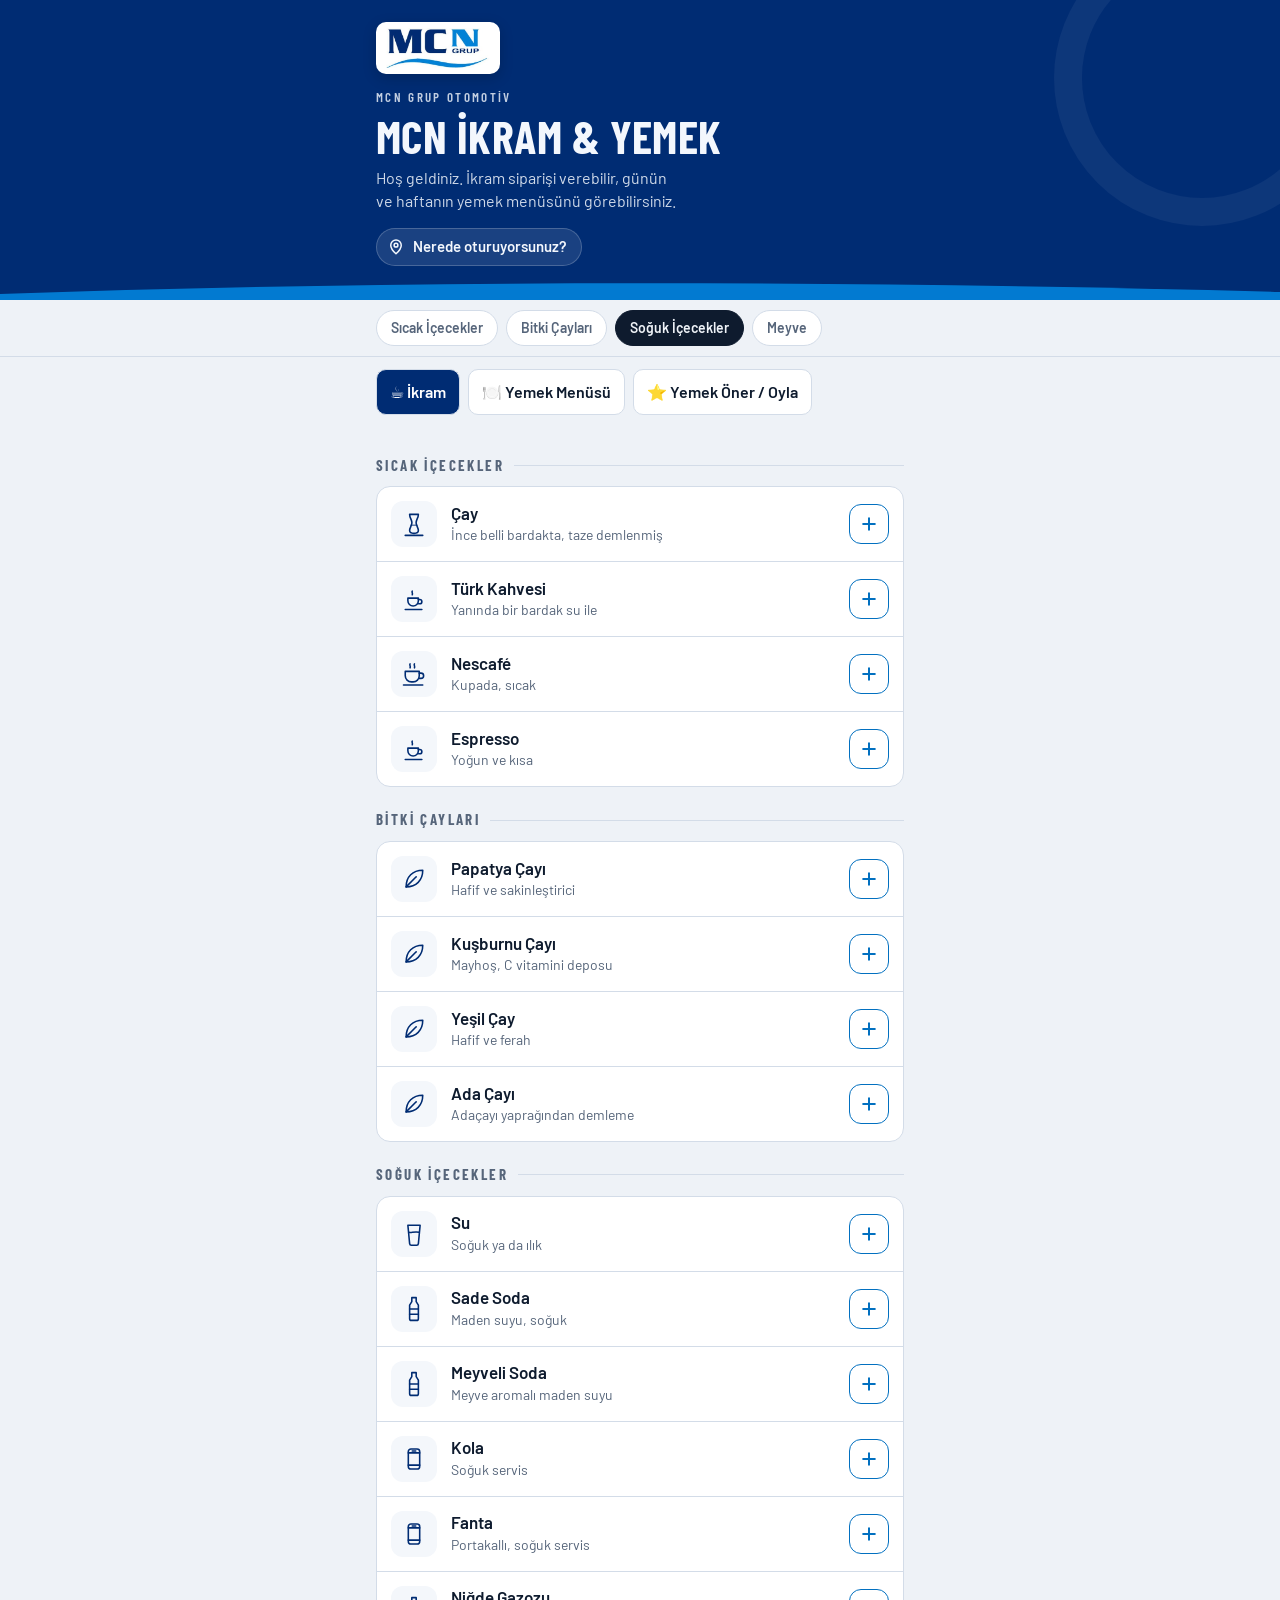
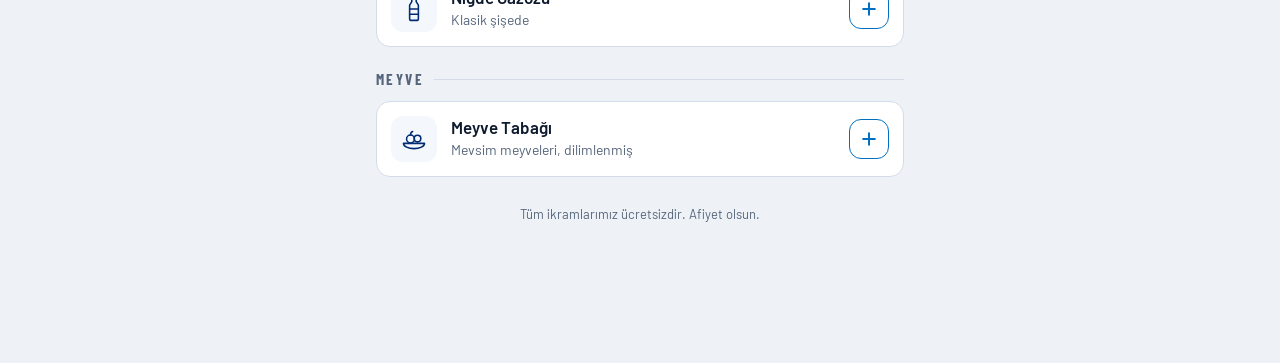
<file: index.html>
<!DOCTYPE html>
<html lang="tr">
<head>
<meta charset="utf-8">
<meta name="viewport" content="width=device-width, initial-scale=1, viewport-fit=cover">
<meta name="theme-color" content="#002C73">
<meta name="robots" content="noindex">
<title>MCN İkram Menüsü</title>
<link rel="icon" href="data:image/svg+xml,%3Csvg xmlns='http://www.w3.org/2000/svg' viewBox='0 0 32 32'%3E%3Crect width='32' height='32' rx='8' fill='%23002C73'/%3E%3Cpath d='M11 6h10c0 4-2.6 6.2-2.6 9.6S21 21 21 24c0 1.8-2.2 3-5 3s-5-1.2-5-3c0-3 2.6-5 2.6-8.4S11 10 11 6z' fill='none' stroke='%236BC1F5' stroke-width='2'/%3E%3C/svg%3E">
<link rel="preconnect" href="https://fonts.googleapis.com">
<link rel="preconnect" href="https://fonts.gstatic.com" crossorigin>
<link rel="stylesheet" href="https://fonts.googleapis.com/css2?family=Barlow+Condensed:wght@500;600;700&family=Barlow:wght@400;500;600;700&display=swap">
<style>
:root{
  --bg:#EEF2F7; --surface:#FFFFFF; --surface-2:#F4F7FB; --ink:#0E1B2E; --muted:#56657A; --line:#D3DCE8;
  --accent:#0270C0; --accent-ink:#FFFFFF; --accent-soft:#E1EFFA; --brand:#002C73; --brand-ink:#F3F7FD; --icon:#002C73; --wave:#037FD7;
  --ok:#2C7A4B; --ok-soft:#DDEFE3; --warn:#9A6A10; --warn-soft:#F6EBCF; --bad:#B3261E; --shadow:0 10px 30px rgba(0,44,115,.18);
  --display:"Barlow Condensed","Arial Narrow",Arial,sans-serif; --body:"Barlow",system-ui,-apple-system,"Segoe UI",Roboto,sans-serif;
  color-scheme:light;
}
@media (prefers-color-scheme:dark){ :root:not([data-theme="light"]){
  --bg:#0A1220; --surface:#111C2E; --surface-2:#17243A; --ink:#E6ECF5; --muted:#93A2B8; --line:#243349;
  --accent:#4AA8F0; --accent-ink:#04121F; --accent-soft:#0F2C47; --brand:#0B2552; --brand-ink:#E6EEF9; --icon:#4AA8F0; --wave:#4AA8F0;
  --ok:#6CC08C; --ok-soft:#173226; --warn:#E0B458; --warn-soft:#352A12; --bad:#F2867E; --shadow:0 10px 30px rgba(0,0,0,.45); color-scheme:dark;}}
:root[data-theme="dark"]{
  --bg:#0A1220; --surface:#111C2E; --surface-2:#17243A; --ink:#E6ECF5; --muted:#93A2B8; --line:#243349;
  --accent:#4AA8F0; --accent-ink:#04121F; --accent-soft:#0F2C47; --brand:#0B2552; --brand-ink:#E6EEF9; --icon:#4AA8F0; --wave:#4AA8F0;
  --ok:#6CC08C; --ok-soft:#173226; --warn:#E0B458; --warn-soft:#352A12; --bad:#F2867E; --shadow:0 10px 30px rgba(0,0,0,.45); color-scheme:dark;}

*{box-sizing:border-box}
html,body{margin:0}
body{background:var(--bg);color:var(--ink);font-family:var(--body);font-size:16px;line-height:1.45;-webkit-tap-highlight-color:transparent;
  padding-top:env(safe-area-inset-top,0px)}
button{font:inherit;color:inherit;cursor:pointer}
button:focus-visible,input:focus-visible,select:focus-visible,textarea:focus-visible{outline:3px solid var(--accent);outline-offset:2px}
[hidden]{display:none!important}
.wrap{max-width:560px;margin:0 auto;padding-inline:16px}

/* ---------- Başlık ---------- */
.hero{background:var(--brand);color:var(--brand-ink);padding-block:22px 34px;position:relative;overflow:hidden}
.hero::before{content:"";position:absolute;right:-70px;top:-70px;width:240px;height:240px;border-radius:50%;border:28px solid rgba(255,255,255,.05)}
.hero::after{content:"";position:absolute;left:0;right:0;bottom:0;height:18px;background:var(--wave);-webkit-mask:url("data:image/svg+xml,%3Csvg xmlns='http://www.w3.org/2000/svg' viewBox='0 0 400 18' preserveAspectRatio='none'%3E%3Cpath d='M0 18V12C120 -2 260 -2 400 10V18Z'/%3E%3C/svg%3E") center/100% 100% no-repeat;mask:url("data:image/svg+xml,%3Csvg xmlns='http://www.w3.org/2000/svg' viewBox='0 0 400 18' preserveAspectRatio='none'%3E%3Cpath d='M0 18V12C120 -2 260 -2 400 10V18Z'/%3E%3C/svg%3E") center/100% 100% no-repeat;opacity:.95}
.hero .wrap{position:relative}
.logo{height:52px;width:auto;max-width:70%;display:block;margin-bottom:14px;background:#fff;padding:6px 10px;border-radius:10px;box-shadow:0 4px 14px rgba(0,0,0,.18)}
.eyebrow{font-family:var(--display);font-weight:600;letter-spacing:.18em;font-size:13px;text-transform:uppercase;opacity:.8}
.hero h1{font-family:var(--display);font-weight:700;font-size:46px;line-height:.98;margin:6px 0 8px;text-transform:uppercase;letter-spacing:.01em;text-wrap:balance}
.hero p{margin:0;opacity:.85;max-width:34ch}
.place-chip{margin-top:16px;display:inline-flex;align-items:center;gap:8px;background:rgba(255,255,255,.1);border:1px solid rgba(255,255,255,.2);
  color:inherit;border-radius:999px;padding:7px 14px 7px 10px;font-weight:600;font-size:15px}
.place-chip svg{width:18px;height:18px}
.place-chip small{font-weight:500;opacity:.7;margin-left:2px}

/* ---------- Kategori çubuğu ---------- */
.cats{position:sticky;top:env(safe-area-inset-top,0px);z-index:5;background:var(--bg);border-bottom:1px solid var(--line)}
.cats .wrap{display:flex;gap:8px;overflow-x:auto;padding-block:10px;scrollbar-width:none}
.cats .wrap::-webkit-scrollbar{display:none}
.cat{flex:none;border:1px solid var(--line);background:var(--surface);border-radius:999px;padding:7px 14px;font-weight:600;font-size:14px;color:var(--muted)}
.cat.on{background:var(--ink);color:var(--bg);border-color:var(--ink)}

/* ---------- Menü ---------- */
main{padding-block:6px 140px}
section.group{padding-top:22px;scroll-margin-top:64px}
.group h2{font-family:var(--display);font-weight:700;font-size:15px;letter-spacing:.16em;text-transform:uppercase;color:var(--muted);margin:0 0 10px;display:flex;align-items:center;gap:10px}
.group h2::after{content:"";flex:1;height:1px;background:var(--line)}
.list{background:var(--surface);border:1px solid var(--line);border-radius:14px;overflow:hidden}
.item{display:grid;grid-template-columns:46px 1fr auto;gap:14px;align-items:center;padding:14px;border:0;background:none;width:100%;text-align:left}
.item + .item{border-top:1px solid var(--line)}
.item:hover{background:var(--surface-2)}
.item:disabled{cursor:default;background:none}
.item:disabled .ico,.item:disabled .name{opacity:.45}
.ico{width:46px;height:46px;border-radius:12px;background:var(--surface-2);display:grid;place-items:center;color:var(--icon)}
.ico svg{width:28px;height:28px}
.name{font-weight:600;font-size:17px;line-height:1.2}
.desc{color:var(--muted);font-size:14px;margin-top:2px}
.soldout{font-size:12px;font-weight:700;letter-spacing:.08em;text-transform:uppercase;color:var(--muted);border:1px solid var(--line);border-radius:6px;padding:3px 7px}
.add{width:40px;height:40px;border-radius:12px;border:1.5px solid var(--accent);color:var(--accent);display:grid;place-items:center;position:relative}
.add svg{width:20px;height:20px}
.add .n{position:absolute;top:-8px;right:-8px;min-width:22px;height:22px;border-radius:11px;background:var(--ink);color:var(--bg);font-size:12px;font-weight:700;display:grid;place-items:center;padding:0 6px;font-variant-numeric:tabular-nums}
.item.in .add{background:var(--accent);color:var(--accent-ink)}
.foot{color:var(--muted);font-size:13px;text-align:center;padding-top:28px}

/* ---------- Alt sepet çubuğu ---------- */
.bar{position:fixed;left:0;right:0;bottom:0;z-index:10;padding:12px 16px calc(12px + env(safe-area-inset-bottom,0px));
  background:linear-gradient(to top,var(--bg) 70%,transparent)}
.bar button{max-width:528px;margin:0 auto;display:flex;width:100%;align-items:center;justify-content:space-between;gap:12px;border:0;border-radius:14px;
  background:var(--accent);color:var(--accent-ink);padding:16px 18px;font-weight:600;font-size:17px;box-shadow:var(--shadow)}
.bar .cnt{font-family:var(--display);font-size:20px;font-variant-numeric:tabular-nums}

/* ---------- Alt sayfa ---------- */
.scrim{position:fixed;inset:0;background:rgba(8,14,18,.5);z-index:20;display:flex;align-items:flex-end;justify-content:center}
.sheet{background:var(--surface);width:100%;max-width:560px;max-height:92%;overflow:auto;border-radius:20px 20px 0 0;
  padding:10px 20px calc(20px + env(safe-area-inset-bottom,0px));animation:up .22s ease-out}
@keyframes up{from{transform:translateY(24px)}to{transform:none}}
@media (prefers-reduced-motion:reduce){.sheet{animation:none}}
.grab{width:40px;height:4px;border-radius:2px;background:var(--line);margin:0 auto 14px}
.sheet h3{font-family:var(--display);font-weight:700;font-size:30px;text-transform:uppercase;margin:0;line-height:1.05}
.sheet .sub{color:var(--muted);margin:4px 0 18px}
.lbl,label.f{display:block;font-size:12px;font-weight:600;letter-spacing:.1em;text-transform:uppercase;color:var(--muted);margin-bottom:8px}
label.f{margin:14px 0 6px}
.opt{margin-bottom:16px}
.chips{display:flex;flex-wrap:wrap;gap:8px}
.chip{border:1.5px solid var(--line);background:var(--surface-2);border-radius:10px;padding:9px 14px;font-weight:500}
.chip[aria-pressed="true"]{border-color:var(--accent);background:var(--accent-soft);font-weight:600}
.row{display:flex;align-items:center;justify-content:space-between;gap:12px}
.step{display:flex;align-items:center;gap:4px;background:var(--surface-2);border:1px solid var(--line);border-radius:12px;padding:3px}
.step button{width:38px;height:38px;border:0;background:none;border-radius:9px;font-size:22px;line-height:1}
.step button:hover{background:var(--line)}
.step span{min-width:26px;text-align:center;font-weight:700;font-variant-numeric:tabular-nums}
.primary{width:100%;border:0;border-radius:14px;background:var(--accent);color:var(--accent-ink);padding:16px;font-weight:600;font-size:17px;margin-top:18px}
.primary:disabled{opacity:.55;cursor:default}
.ghost{width:100%;border:0;background:none;color:var(--muted);padding:12px;font-weight:500}
.lines{border-top:1px solid var(--line);margin-bottom:6px}
.line{display:flex;align-items:center;justify-content:space-between;gap:12px;padding:12px 0;border-bottom:1px solid var(--line)}
.line .t{font-weight:600}
.line .o{color:var(--muted);font-size:14px}
.in{width:100%;border:1.5px solid var(--line);background:var(--surface-2);color:var(--ink);border-radius:12px;padding:12px 14px;font:inherit;font-size:16px}
textarea.in{resize:vertical;min-height:64px}
.err{color:var(--bad);font-size:14px;margin-top:10px;font-weight:500}
.done{text-align:center;padding:18px 0 4px}
.done .ok{width:72px;height:72px;border-radius:50%;background:var(--ok-soft);color:var(--ok);display:grid;place-items:center;margin:0 auto 14px}
.done .ok svg{width:36px;height:36px}
.done p{color:var(--muted);margin:6px auto 0;max-width:32ch}
.note-demo{font-size:13px;color:var(--warn);background:var(--warn-soft);border-radius:10px;padding:8px 12px;margin-top:14px}

/* ================= SİPARİŞ EKRANI ================= */
.ops{min-height:100vh;padding-bottom:40px}
.opsbar{position:sticky;top:env(safe-area-inset-top,0px);z-index:5;background:var(--brand);color:var(--brand-ink)}
.opsbar .wrap{max-width:960px;display:flex;align-items:center;justify-content:space-between;gap:12px;padding-block:14px;flex-wrap:wrap}
.opsbar h1{font-family:var(--display);font-weight:700;text-transform:uppercase;font-size:26px;margin:0;line-height:1}
.opsbar .e{font-family:var(--display);letter-spacing:.16em;font-size:12px;opacity:.75;text-transform:uppercase}
.conn{display:inline-flex;align-items:center;gap:6px;font-size:13px;opacity:.9}
.dot{width:9px;height:9px;border-radius:50%;background:#999}
.dot.live{background:#57D08A;box-shadow:0 0 0 4px rgba(87,208,138,.2)}
.dot.wait{background:#E0B458}
.tools{display:flex;gap:10px;align-items:center;flex-wrap:wrap}
.pill-btn{border:1px solid rgba(255,255,255,.25);background:rgba(255,255,255,.08);color:inherit;border-radius:999px;padding:7px 14px;font-weight:600;font-size:14px}
.pill-btn.on{background:var(--accent);border-color:var(--accent);color:var(--accent-ink)}
.soundwarn{background:var(--warn-soft);color:var(--ink);border-radius:12px;padding:12px 14px;margin-top:14px;display:flex;gap:12px;align-items:center;justify-content:space-between;flex-wrap:wrap}
.soundwarn button{border:0;background:var(--accent);color:var(--accent-ink);border-radius:10px;padding:9px 14px;font-weight:600}
.tabs{display:flex;gap:8px;padding-block:14px;flex-wrap:wrap}
.tab{border:1px solid var(--line);background:var(--surface);border-radius:999px;padding:8px 16px;font-weight:600;color:var(--muted)}
.tab.on{background:var(--ink);color:var(--bg);border-color:var(--ink)}
.tab b{font-variant-numeric:tabular-nums}
.grid{display:grid;grid-template-columns:repeat(auto-fill,minmax(270px,1fr));gap:12px}
.card{background:var(--surface);border:1px solid var(--line);border-radius:14px;padding:14px 16px;display:flex;flex-direction:column;gap:10px;border-top:5px solid var(--accent)}
.card.prep{border-top-color:var(--warn)}
.card.served{border-top-color:var(--ok);opacity:.8}
.card.fresh{animation:pulse 1.2s ease-out 3}
@keyframes pulse{0%{box-shadow:0 0 0 0 rgba(3,127,215,.5)}100%{box-shadow:0 0 0 16px rgba(3,127,215,0)}}
@media (prefers-reduced-motion:reduce){.card.fresh{animation:none}}
.card .top{display:flex;justify-content:space-between;align-items:baseline;gap:10px}
.card .where{font-family:var(--display);font-weight:700;font-size:24px;line-height:1.05;text-transform:uppercase}
.card .who{color:var(--muted);font-size:14px}
.card .time{font-variant-numeric:tabular-nums;font-weight:700;white-space:nowrap;text-align:right}
.card .ago{display:block;font-size:12px;color:var(--muted);font-weight:500}
.card ul{margin:0;padding:0;list-style:none;display:grid;gap:4px}
.card li{font-size:17px}
.card li b{font-family:var(--display);font-size:20px;margin-right:4px;font-variant-numeric:tabular-nums}
.card .memo{background:var(--warn-soft);border-radius:8px;padding:8px 10px;font-size:14px}
.card .acts{display:flex;gap:8px;margin-top:auto}
.card .acts button{flex:1;white-space:nowrap;border-radius:10px;padding:11px;font-weight:600;border:1.5px solid var(--line);background:var(--surface-2)}
.card .acts .go{background:var(--accent);border-color:var(--accent);color:var(--accent-ink)}
.card .acts .fin{background:var(--ok);border-color:var(--ok);color:#fff}
.state{font-size:12px;font-weight:700;letter-spacing:.08em;text-transform:uppercase;border-radius:6px;padding:3px 8px;align-self:flex-start}
.state.new{background:var(--accent-soft);color:var(--accent)}
.state.prep{background:var(--warn-soft);color:var(--warn)}
.state.served{background:var(--ok-soft);color:var(--ok)}
.empty{grid-column:1/-1;text-align:center;color:var(--muted);padding:60px 16px;border:1.5px dashed var(--line);border-radius:14px}
.empty strong{display:block;font-family:var(--display);font-size:24px;text-transform:uppercase;color:var(--ink);margin-bottom:4px}
.fatal{max-width:480px;margin:60px auto;padding:20px;border:1px solid var(--line);border-radius:14px;background:var(--surface)}
</style>
<link rel="stylesheet" href="yemek-ek.css">
</head>
<body>

<!-- ========================== MENÜ (MİSAFİR) ========================== -->
<div id="menuView">
  <header class="hero">
    <div class="wrap">
      <img class="logo" id="logo" alt="" hidden>
      <div class="eyebrow" id="firma"></div>
      <h1 id="baslik"></h1>
      <p id="karsilama"></p>
      <button class="place-chip" id="placeChip" type="button">
        <svg viewBox="0 0 24 24" fill="none" stroke="currentColor" stroke-width="2" stroke-linecap="round" stroke-linejoin="round"><path d="M12 21s-7-6.2-7-11.5A7 7 0 0 1 19 9.5C19 14.8 12 21 12 21z"/><circle cx="12" cy="9.5" r="2.5"/></svg>
        <span id="placeLabel">Nerede oturuyorsunuz?</span>
      </button>
    </div>
  </header>
  <nav class="cats" aria-label="Kategoriler"><div class="wrap" id="cats"></div></nav>
  <div class="wrap"><div class="foodnav"><button id="showDrink" class="on">☕ İkram</button><button id="showFood">🍽️ Yemek Menüsü</button><button id="showVote">⭐ Yemek Öner / Oyla</button></div></div>
  <div class="wrap" id="foodView" hidden></div>
  <div class="wrap" id="voteView" hidden></div>
  <main class="wrap" id="menu"></main>
  <div class="bar" id="bar" hidden>
    <button type="button" id="openCart"><span>Siparişi gözden geçir</span><span class="cnt" id="barCount">0</span></button>
  </div>
</div>

<!-- ========================== SİPARİŞ EKRANI (PERSONEL) ========================== -->
<div id="opsView" class="ops" hidden>
  <div class="opsbar">
    <div class="wrap">
      <div><div class="e" id="opsFirma"></div><h1>Sipariş Ekranı</h1></div>
      <div class="tools"><button class="pill-btn" id="kitchenBtn" type="button">Mutfak / Menü</button>
        <span class="conn"><span class="dot wait" id="dot"></span><span id="connTxt">Bağlanıyor</span></span>
        <button class="pill-btn" id="soundBtn" type="button">Sesi aç</button>
      </div>
    </div>
  </div>
  <div class="wrap" style="max-width:960px">
    <div id="kitchenPanel" hidden></div>
    <div class="soundwarn" id="soundWarn"><span>Yeni siparişte zil çalması için sesi bir kez açın.</span><button type="button" id="soundBtn2">Sesi aç</button></div>
    <div class="tabs">
      <button class="tab on" data-tab="open" type="button">Bekleyen <b id="nOpen">0</b></button>
      <button class="tab" data-tab="served" type="button">Teslim edilen <b id="nServed">0</b></button>
    </div>
    <div class="grid" id="orders"></div>
  </div>
</div>

<div class="scrim" id="scrim" hidden><div class="sheet" id="sheet" role="dialog" aria-modal="true"></div></div>

<script src="ayarlar.js"></script>
<script src="yemek-verisi.js"></script>
<script>
(function(){
const C = window.IKRAM;
if(!C){ document.body.innerHTML = '<div class="fatal"><strong>Menü ayarları okunamadı.</strong><p>ayarlar.js dosyası bu sayfayla aynı klasörde olmalı. Son yaptığınız değişiklikte bir virgül ya da tırnak eksik kalmış olabilir.</p></div>'; return; }

/* ---------- İkonlar ---------- */
const S = 'fill="none" stroke="currentColor" stroke-width="1.8" stroke-linecap="round" stroke-linejoin="round"';
const ICON = {
  cay:     `<svg viewBox="0 0 32 32" ${S}><path d="M11 5h10c0 4-2.6 6.2-2.6 9.6S21 20 21 23.5c0 1.8-2.2 3.2-5 3.2s-5-1.4-5-3.2c0-3.5 2.6-5.5 2.6-8.9S11 9 11 5z"/><path d="M12.6 17.5h6.8" opacity=".6"/><path d="M6 29h20"/></svg>`,
  kahve:   `<svg viewBox="0 0 32 32" ${S}><path d="M6 13h16v5a7 7 0 0 1-7 7h-2a7 7 0 0 1-7-7z"/><path d="M22 15h2a3 3 0 0 1 0 6h-2"/><path d="M4 28.5h22"/><path d="M11.5 4.5c-1 1.5 1 2.5 0 4.5M16.5 4.5c-1 1.5 1 2.5 0 4.5"/></svg>`,
  fincan:  `<svg viewBox="0 0 32 32" ${S}><path d="M9 15h12v3a6 6 0 0 1-6 6 6 6 0 0 1-6-6z"/><path d="M21 16.5h1.5a2.5 2.5 0 0 1 0 5H21"/><path d="M6 28h19"/><path d="M14 7c-1 1.4 1 2.4 0 4.2"/></svg>`,
  bitki:   `<svg viewBox="0 0 32 32" ${S}><path d="M7 25C7 13.5 14.5 6 26 6c0 11.5-7.5 19-19 19z"/><path d="M7 25 18.5 13.5"/></svg>`,
  sise:    `<svg viewBox="0 0 32 32" ${S}><path d="M13.5 3h5v4.5l2.5 4V27a2 2 0 0 1-2 2h-6a2 2 0 0 1-2-2V11.5l2.5-4z"/><path d="M11 16h10M11 22h10"/></svg>`,
  kutu:    `<svg viewBox="0 0 32 32" ${S}><rect x="9.5" y="4.5" width="13" height="23" rx="3"/><path d="M9.5 9h13M9.5 23h13"/><path d="M14 6.8h4"/></svg>`,
  su:      `<svg viewBox="0 0 32 32" ${S}><path d="M9 6h14l-2 21a2 2 0 0 1-2 1.8h-6A2 2 0 0 1 11 27z"/><path d="M10.2 14c2.5 1.2 5.3-1.2 11.6 0"/></svg>`,
  meyve:   `<svg viewBox="0 0 32 32" ${S}><circle cx="12" cy="16" r="4.5"/><circle cx="20" cy="15.5" r="3.8"/><path d="M12 11.5c0-2 1-3.5 2.5-4"/><path d="M4 21h24a12 6 0 0 1-24 0z"/></svg>`,
  kurabiye:`<svg viewBox="0 0 32 32" ${S}><circle cx="16" cy="16" r="10"/><circle cx="12.5" cy="13" r="1.2"/><circle cx="19" cy="12" r="1.2"/><circle cx="18" cy="19" r="1.2"/><circle cx="12" cy="19.5" r="1.2"/></svg>`,
  plus:    `<svg viewBox="0 0 24 24" fill="none" stroke="currentColor" stroke-width="2.4" stroke-linecap="round"><path d="M12 5v14M5 12h14"/></svg>`,
  check:   `<svg viewBox="0 0 24 24" fill="none" stroke="currentColor" stroke-width="2.6" stroke-linecap="round" stroke-linejoin="round"><path d="M5 12.5l4.5 4.5L19 7.5"/></svg>`
};

/* ---------- Menü verisi ---------- */
const MENU = (C.menu||[]).map((b,i)=>({id:"b"+i, title:b.bolum,
  items:(b.urunler||[]).filter(u=>!u.gizle).map((u,j)=>({id:`b${i}u${j}`, name:u.ad, desc:u.aciklama||"", icon:ICON[u.ikon]?u.ikon:"fincan",
    out:!!u.tukendi, opts:Object.entries(u.secenekler||{}).filter(([k,v])=>Array.isArray(v)&&v.length).map(([k,v])=>({k,v}))}))
})).filter(b=>b.items.length);
const ITEMS = Object.fromEntries(MENU.flatMap(g=>g.items).map(i=>[i.id,i]));

/* ---------- Yardımcılar ---------- */
const $ = s => document.querySelector(s);
const esc = s => String(s).replace(/[&<>"']/g, c=>({"&":"&amp;","<":"&lt;",">":"&gt;",'"':"&quot;","'":"&#39;"}[c]));
const store = {
  get(k,d){ try{ const v=localStorage.getItem(k); return v?JSON.parse(v):d; }catch(e){ return d; } },
  set(k,v){ try{ localStorage.setItem(k, JSON.stringify(v)); }catch(e){} }
};
const params = (()=>{ try{ return new URLSearchParams(location.search); }catch(e){ return new Map(); } })();
const SERVER = (C.bildirimSunucusu||"https://ntfy.sh").replace(/\/$/,"");
const TOPIC = C.bildirimKanali, TOPIC_ST = TOPIC + "-durum";
const pageBase = location.origin + location.pathname;
let bus = null; try{ bus = new BroadcastChannel("mcn-ikram"); }catch(e){}

/* ---------- Durum ---------- */
let cart = [];
let place = params.get("yer") || "";
let guestName = store.get("mcn-ikram-ad", "");

/* =====================================================================
   MENÜ
   ===================================================================== */
function renderMenu(){
  $("#firma").textContent = C.firma || ""; $("#baslik").textContent = C.baslik || "İkram Menüsü";
  $("#karsilama").textContent = C.karsilama || "";
  if(C.logo){ const l=$("#logo"); l.src=C.logo; l.alt=C.firma||""; l.hidden=false; l.onerror=()=>l.hidden=true; }
  $("#cats").innerHTML = MENU.map((g,i)=>`<button class="cat${i?"":" on"}" data-go="${g.id}" type="button">${esc(g.title)}</button>`).join("");
  $("#menu").innerHTML = MENU.map(g=>`
    <section class="group" id="g-${g.id}">
      <h2>${esc(g.title)}</h2>
      <div class="list">${g.items.map(it=>`
        <button class="item" data-id="${it.id}" type="button" ${it.out?"disabled":""} aria-label="${esc(it.name)}${it.out?" (şu an yok)":" ekle"}">
          <span class="ico">${ICON[it.icon]}</span>
          <span><div class="name">${esc(it.name)}</div><div class="desc">${esc(it.desc)}</div></span>
          ${it.out?`<span class="soldout">Şu an yok</span>`:`<span class="add">${ICON.plus}<span class="n" hidden></span></span>`}
        </button>`).join("")}
      </div>
    </section>`).join("") + `<div class="foot">${esc(C.altYazi||"")}</div>`;
  updatePlaceChip(); updateCounts();
}
function updatePlaceChip(){ $("#placeLabel").innerHTML = place ? esc(place) + ` <small>değiştir</small>` : "Nerede oturuyorsunuz?"; }
function updateCounts(){
  const per = {}; let total = 0;
  cart.forEach(l=>{ per[l.id]=(per[l.id]||0)+l.qty; total+=l.qty; });
  document.querySelectorAll(".item").forEach(el=>{
    const n = per[el.dataset.id]||0, b = el.querySelector(".n"); if(!b) return;
    el.classList.toggle("in", n>0); b.hidden = !n; b.textContent = n;
  });
  $("#bar").hidden = total===0; $("#barCount").textContent = total + " ürün";
}
function addToCart(id, opts, qty){
  const key = id + "|" + JSON.stringify(opts), ex = cart.find(l=>l.key===key);
  if(ex) ex.qty += qty; else cart.push({key,id,opts,qty});
  updateCounts();
}
const optText = o => Object.values(o).join(", ");

/* ---------- Alt sayfa ---------- */
let lastFocus = null;
function openSheet(html){ if($("#scrim").hidden) lastFocus = document.activeElement;
  $("#sheet").innerHTML = `<div class="grab"></div>` + html; $("#scrim").hidden = false; document.body.style.overflow="hidden";
  const f = $("#sheet").querySelector("button,select,input"); f && f.focus({preventScroll:true}); }
function closeSheet(){ if($("#scrim").hidden) return; $("#scrim").hidden = true; document.body.style.overflow=""; lastFocus && lastFocus.focus && lastFocus.focus({preventScroll:true}); }
$("#scrim").addEventListener("click", e=>{ if(e.target.id==="scrim") closeSheet(); });
document.addEventListener("keydown", e=>{ if(e.key==="Escape") closeSheet(); });

function itemSheet(id){
  const it = ITEMS[id], sel = {}; let qty = 1;
  it.opts.forEach(o=> sel[o.k]=o.v[0]);
  openSheet(`
    <h3>${esc(it.name)}</h3><p class="sub">${esc(it.desc)}</p>
    ${it.opts.map(o=>`<div class="opt"><div class="lbl">${esc(o.k)}</div><div class="chips">
      ${o.v.map(v=>`<button class="chip" type="button" data-k="${esc(o.k)}" data-v="${esc(v)}" aria-pressed="${sel[o.k]===v}">${esc(v)}</button>`).join("")}
    </div></div>`).join("")}
    <div class="row"><div class="lbl" style="margin:0">Adet</div>
      <div class="step"><button type="button" data-q="-1" aria-label="Azalt">−</button><span id="q">1</span><button type="button" data-q="1" aria-label="Arttır">+</button></div></div>
    <button class="primary" id="addBtn" type="button">Siparişe ekle</button>
    <button class="ghost" type="button" id="cancel">Vazgeç</button>`);
  $("#sheet").onclick = e=>{
    const c = e.target.closest(".chip");
    if(c){ sel[c.dataset.k]=c.dataset.v; c.parentNode.querySelectorAll(".chip").forEach(x=>x.setAttribute("aria-pressed", x===c)); return; }
    const q = e.target.closest("[data-q]");
    if(q){ qty = Math.max(1, Math.min(20, qty + +q.dataset.q)); $("#q").textContent = qty; return; }
    if(e.target.id==="addBtn"){ addToCart(id, {...sel}, qty); closeSheet(); return; }
    if(e.target.id==="cancel") closeSheet();
  };
}
function placeOptions(){
  const list = [...(C.yerler||[])]; if(place && !list.includes(place)) list.unshift(place);
  return `<option value="">Seçin…</option>` + list.map(p=>`<option ${p===place?"selected":""}>${esc(p)}</option>`).join("");
}
function placeSheet(){
  openSheet(`<h3>Neredesiniz?</h3><p class="sub">Siparişinizi getireceğimiz yeri seçin.</p>
    <select class="in" id="plSel" aria-label="Yer">${placeOptions()}</select>
    <button class="primary" type="button" id="plOk">Tamam</button>`);
  $("#sheet").onclick = e=>{ if(e.target.id==="plOk"){ place = $("#plSel").value; updatePlaceChip(); closeSheet(); } };
}
function cartSheet(msg){
  if(!cart.length){ closeSheet(); return; }
  const note = $("#cNote") ? $("#cNote").value : "";
  openSheet(`<h3>Siparişiniz</h3><p class="sub">Kontrol edip gönderin, birkaç dakika içinde getiriyoruz.</p>
    <div class="lines">${cart.map((l,i)=>`<div class="line"><div><div class="t">${esc(ITEMS[l.id].name)}</div>${Object.keys(l.opts).length?`<div class="o">${esc(optText(l.opts))}</div>`:""}</div>
      <div class="step"><button type="button" data-l="${i}" data-d="-1" aria-label="Azalt">−</button><span>${l.qty}</span><button type="button" data-l="${i}" data-d="1" aria-label="Arttır">+</button></div></div>`).join("")}</div>
    <label class="f" for="cPlace">Nerede oturuyorsunuz?</label>
    <select class="in" id="cPlace">${placeOptions()}</select>
    <label class="f" for="cName">Adınız (isteğe bağlı)</label>
    <input class="in" id="cName" autocomplete="name" placeholder="Örn. Ahmet Bey" value="${esc(guestName)}">
    <label class="f" for="cNote">Not (isteğe bağlı)</label>
    <textarea class="in" id="cNote" placeholder="Örn. çay limonlu olsun">${esc(note)}</textarea>
    ${msg?`<div class="err" role="alert">${esc(msg)}</div>`:""}
    <button class="primary" type="button" id="sendBtn">Siparişi gönder</button>
    <button class="ghost" type="button" id="cancel">Menüye dön</button>`);
  $("#sheet").onclick = e=>{
    const b = e.target.closest("[data-l]");
    if(b){ const i = +b.dataset.l, l = cart[i]; l.qty += +b.dataset.d; if(l.qty<=0) cart.splice(i,1);
      place = $("#cPlace").value; guestName = $("#cName").value; updateCounts(); updatePlaceChip(); cartSheet(); return; }
    if(e.target.id==="sendBtn") sendOrder();
    if(e.target.id==="cancel") closeSheet();
  };
}

/* ---------- Gönderim ---------- */
async function sendOrder(){
  place = $("#cPlace").value; guestName = $("#cName").value.trim(); store.set("mcn-ikram-ad", guestName);
  const note = $("#cNote").value.trim();
  if(!place){ cartSheet("Siparişi getirebilmemiz için oturduğunuz yeri seçin."); return; }
  const btn = $("#sendBtn"); btn.disabled = true; btn.textContent = "Gönderiliyor…";
  const title = place + (guestName ? " · " + guestName : "");
  const lines = cart.map(l=>`${l.qty}× ${ITEMS[l.id].name}${Object.keys(l.opts).length?` (${optText(l.opts)})`:""}`);
  if(note) lines.push("Not: " + note);
  const message = lines.join("\n");
  let order = null;
  try{
    const ctl = new AbortController(), t = setTimeout(()=>ctl.abort(), 8000);
    const r = await fetch(SERVER + "/", {method:"POST", signal:ctl.signal, body: JSON.stringify({
      topic:TOPIC, title, message, tags:["coffee"], priority:5, click: pageBase + "?ekran=siparis"})});
    clearTimeout(t);
    if(r.ok){ const j = await r.json(); order = {id:j.id, time:j.time, title, message}; }
  }catch(e){}
  const demo = !order && location.protocol === "file:";
  if(!order && !demo){ cartSheet("Sipariş gönderilemedi. İnternet bağlantınızı kontrol edip tekrar deneyin."); return; }
  if(!order) order = {id:"yerel-"+Date.now(), time:Math.floor(Date.now()/1000), title, message};
  addOrder(order, true); try{ bus && bus.postMessage({type:"order", order}); }catch(e){}
  const where = place; cart = []; updateCounts(); updatePlaceChip();
  openSheet(`<div class="done"><div class="ok">${ICON.check}</div><h3>Siparişiniz alındı</h3>
    <p>${esc(where)} için hazırlanıyor. Birazdan getiriyoruz.</p>
    ${demo?`<div class="note-demo">Deneme modu: dosya bilgisayardan açıldığı için sipariş yalnızca bu tarayıcıdaki sipariş ekranına düştü.</div>`:""}
    <button class="primary" type="button" id="cancel">Tamam</button></div>`);
  $("#sheet").onclick = e=>{ if(e.target.id==="cancel") closeSheet(); };
}

/* ---------- Menü olayları ---------- */
$("#menu").addEventListener("click", e=>{
  const it = e.target.closest(".item"); if(!it || it.disabled) return;
  const x = ITEMS[it.dataset.id]; if(x.opts.length) itemSheet(x.id); else addToCart(x.id, {}, 1);
});
$("#cats").addEventListener("click", e=>{
  const b = e.target.closest(".cat"); if(!b) return;
  document.getElementById("g-"+b.dataset.go).scrollIntoView({behavior: matchMedia("(prefers-reduced-motion: reduce)").matches?"auto":"smooth"});
});
const spy = new IntersectionObserver(ents=>ents.forEach(en=>{ if(en.isIntersecting){ const id = en.target.id.slice(2);
  document.querySelectorAll(".cat").forEach(c=>{ const on = c.dataset.go===id; c.classList.toggle("on", on); if(on) c.scrollIntoView({block:"nearest",inline:"nearest"}); }); } }),
  {rootMargin:"-40% 0px -55% 0px"});
$("#placeChip").addEventListener("click", placeSheet);
$("#openCart").addEventListener("click", ()=>cartSheet());

/* =====================================================================
   SİPARİŞ EKRANI
   ===================================================================== */
const orders = new Map();
let status = store.get("mcn-ikram-durum", {});
let tab = "open", live = false, sound = false, audio = null, started = false;

function addOrder(o, isNew){
  if(!o || !o.id || orders.has(o.id)) return;
  orders.set(o.id, {...o, fresh: isNew && live});
  if(isNew && live) ding();
  renderOrders();
}
function setStatus(id, st, broadcast){
  if(st==="new") delete status[id]; else status[id] = st;
  store.set("mcn-ikram-durum", status); renderOrders();
  if(!broadcast) return;
  try{ bus && bus.postMessage({type:"status", id, st}); }catch(e){}
  fetch(SERVER + "/", {method:"POST", body: JSON.stringify({topic:TOPIC_ST, message: JSON.stringify({id, st})})}).catch(()=>{});
}
function handleMsg(m, isNew){
  if(m.event !== "message") return;
  if(m.topic === TOPIC_ST){ try{ const d = JSON.parse(m.message); if(d.id) setStatus(d.id, d.st, false); }catch(e){} return; }
  addOrder({id:m.id, time:m.time, title:m.title, message:m.message}, isNew);
}
function parse(o){
  const lines = (o.message||"").split("\n").filter(Boolean);
  const note = lines.filter(l=>l.startsWith("Not: ")).map(l=>l.slice(5)).join(" ");
  const items = lines.filter(l=>!l.startsWith("Not: ")).map(l=>{ const m = l.match(/^(\d+)×\s*(.*)$/); return m?{n:m[1],t:m[2]}:{n:"",t:l}; });
  const [where, ...who] = (o.title||"Sipariş").split(" · ");
  return {items, note, where, who: who.join(" · ")};
}
function ago(ts){ const m = Math.floor((Date.now()/1000 - ts)/60);
  if(m<1) return "şimdi"; if(m<60) return m+" dk önce"; return Math.floor(m/60)+" sa önce"; }
function renderOrders(){
  if($("#opsView").hidden) return;
  const all = [...orders.values()].sort((a,b)=>b.time-a.time);
  const open = all.filter(o=>status[o.id]!=="served").sort((a,b)=>a.time-b.time); // en eski bekleyen önce
  const served = all.filter(o=>status[o.id]==="served");
  $("#nOpen").textContent = open.length; $("#nServed").textContent = served.length;
  document.title = (open.length?`(${open.length}) `:"") + "Sipariş Ekranı";
  const list = tab==="open" ? open : served;
  if(!list.length){
    $("#orders").innerHTML = `<div class="empty"><strong>${tab==="open"?"Bekleyen sipariş yok":"Henüz teslim edilen yok"}</strong>
      ${tab==="open"?"Yeni sipariş geldiğinde burada görünür ve zil çalar.":"Teslim ettiğiniz siparişler burada listelenir (son 12 saat)."}</div>`;
    return;
  }
  $("#orders").innerHTML = list.map(o=>{
    const p = parse(o), st = status[o.id] || "new", id = esc(o.id);
    const tm = new Date(o.time*1000).toLocaleTimeString("tr-TR",{hour:"2-digit",minute:"2-digit"});
    const lbl = {new:"Yeni", prep:"Hazırlanıyor", served:"Teslim edildi"}[st];
    const acts = st==="new" ? `<button class="go" data-act="prep" data-id="${id}" type="button">Hazırlıyorum</button><button class="fin" data-act="served" data-id="${id}" type="button">Teslim ettim</button>`
               : st==="prep" ? `<button data-act="new" data-id="${id}" type="button">Geri al</button><button class="fin" data-act="served" data-id="${id}" type="button">Teslim ettim</button>`
               : `<button data-act="prep" data-id="${id}" type="button">Geri al</button>`;
    return `<article class="card ${st} ${o.fresh?"fresh":""}">
      <div class="top"><div><div class="where">${esc(p.where)}</div>${p.who?`<div class="who">${esc(p.who)}</div>`:""}</div>
        <div class="time">${tm}<span class="ago" data-ts="${o.time}">${ago(o.time)}</span></div></div>
      <span class="state ${st}">${lbl}</span>
      <ul>${p.items.map(i=>`<li>${i.n?`<b>${esc(i.n)}×</b>`:""}${esc(i.t)}</li>`).join("")}</ul>
      ${p.note?`<div class="memo"><strong>Not:</strong> ${esc(p.note)}</div>`:""}
      <div class="acts">${acts}</div></article>`;
  }).join("");
  orders.forEach(o=>o.fresh=false);
}
$("#orders").addEventListener("click", e=>{ const b = e.target.closest("[data-act]"); if(b) setStatus(b.dataset.id, b.dataset.act, true); });
document.querySelectorAll(".tab").forEach(t=>t.addEventListener("click", ()=>{
  tab = t.dataset.tab; document.querySelectorAll(".tab").forEach(x=>x.classList.toggle("on", x===t)); renderOrders(); }));
setInterval(()=>document.querySelectorAll(".ago").forEach(el=>el.textContent = ago(+el.dataset.ts)), 30000);

/* ---------- Ses ---------- */
function enableSound(){
  sound = true; $("#soundBtn").classList.add("on"); $("#soundBtn").textContent = "Ses açık"; $("#soundWarn").hidden = true;
  try{ audio = audio || new (window.AudioContext||window.webkitAudioContext)(); audio.resume(); ding(); }catch(e){}
  try{ navigator.wakeLock && navigator.wakeLock.request("screen").catch(()=>{}); }catch(e){}
}
function toggleSound(){ if(sound){ sound=false; $("#soundBtn").classList.remove("on"); $("#soundBtn").textContent="Sesi aç"; } else enableSound(); }
$("#soundBtn").addEventListener("click", toggleSound); $("#soundBtn2").addEventListener("click", enableSound);
document.addEventListener("visibilitychange", ()=>{ if(!document.hidden && sound){ try{ navigator.wakeLock && navigator.wakeLock.request("screen").catch(()=>{}); }catch(e){} } });
function ding(){
  try{ navigator.vibrate && navigator.vibrate([200,100,200]); }catch(e){}
  if(!sound || !audio) return;
  [0,.22,.6,.82].forEach((d,i)=>{ const o = audio.createOscillator(), g = audio.createGain();
    o.type="sine"; o.frequency.value = i%2 ? 1175 : 880; o.connect(g); g.connect(audio.destination);
    const t = audio.currentTime + d; g.gain.setValueAtTime(0.0001,t); g.gain.exponentialRampToValueAtTime(0.4,t+.02); g.gain.exponentialRampToValueAtTime(0.0001,t+.35);
    o.start(t); o.stop(t+.4); });
}

/* ---------- Bağlantı ---------- */
function setConn(kind, txt){ $("#dot").className = "dot " + kind; $("#connTxt").textContent = txt; }
async function startOps(){
  if(started) return; started = true;
  const base = `${SERVER}/${encodeURIComponent(TOPIC)},${encodeURIComponent(TOPIC_ST)}`;
  try{
    const r = await fetch(base + "/json?poll=1&since=12h");
    (await r.text()).split("\n").filter(Boolean).forEach(l=>{ try{ handleMsg(JSON.parse(l), false); }catch(e){} });
    const es = new EventSource(base + "/sse");
    es.onopen = ()=> setConn("live","Canlı");
    es.onerror = ()=> setConn("wait","Yeniden bağlanıyor…");
    es.onmessage = ev=>{ try{ handleMsg(JSON.parse(ev.data), true); }catch(e){} };
  }catch(e){ setConn("", location.protocol==="file:" ? "Deneme modu" : "Bağlantı yok"); }
  live = true; renderOrders();
}
if(bus) bus.onmessage = ev=>{ const d = ev.data||{}; if(d.type==="order") addOrder(d.order, true); if(d.type==="status") setStatus(d.id, d.st, false); };



/* ================= YEMEK MODÜLÜ ================= */
const Y = window.YEMEK || {haftalik:[],yemekHavuzu:[],stok:[]};
const foodStore = {
  week(){ return store.get("mcn-yemek-hafta", Y.haftalik); },
  setWeek(v){ store.set("mcn-yemek-hafta",v); },
  stock(){ return store.get("mcn-yemek-stok",Y.stok); },
  setStock(v){ store.set("mcn-yemek-stok",v); },
  votes(){ return store.get("mcn-yemek-oy",{}); },
  setVotes(v){ store.set("mcn-yemek-oy",v); }
};
const DAYS=['Pazar','Pazartesi','Salı','Çarşamba','Perşembe','Cuma','Cumartesi'];
function todayName(){ return DAYS[new Date().getDay()]; }
function mealText(m){ return [m.ana,m.yan,m.corba,m.ekstra,m.diger].filter(Boolean).join(' · '); }
function showMode(mode){
  $('#menu').hidden=mode!=='drink'; $('.cats').hidden=mode!=='drink'; $('#bar').hidden=mode!=='drink'||!cart.length;
  $('#foodView').hidden=mode!=='food'; $('#voteView').hidden=mode!=='vote';
  $('#showDrink').classList.toggle('on',mode==='drink'); $('#showFood').classList.toggle('on',mode==='food'); $('#showVote').classList.toggle('on',mode==='vote');
  if(mode==='food') renderFood(); if(mode==='vote') renderVotes();
}
$('#showDrink').onclick=()=>showMode('drink'); $('#showFood').onclick=()=>showMode('food'); $('#showVote').onclick=()=>showMode('vote');
function renderFood(){
 const week=foodStore.week(), td=todayName(), today=week.find(x=>x.gun===td);
 $('#foodView').innerHTML=`<div class="foodbox today"><h2>Bugünün Yemeği</h2>${today?`<h3>${esc(today.ana)}</h3><div>${esc([today.yan,today.corba,today.ekstra,today.diger].filter(Boolean).join(' · '))}</div>`:'<div class="muted">Bugün için yemek tanımlı değil.</div>'}</div>
 <div class="foodbox"><h2>Haftalık Menü</h2><div class="mealgrid">${week.map(m=>`<div class="mealrow"><b>${esc(m.gun)}</b><span>${esc(mealText(m))}</span></div>`).join('')}</div></div>
 <div class="foodbox guestmeal"><h2>Misafir Yemeği Bildir</h2><label>Kişi sayısı <input class="in" id="gmCount" type="number" min="1" value="1"></label>
 <label><input type="checkbox" value="Yoğurt"> Yoğurt</label><label><input type="checkbox" value="Salata"> Salata</label><label><input type="checkbox" value="Çorba"> Çorba</label>
 <label class="f">Özel istek / çıkarılacak ürün</label><textarea class="in" id="gmNote" placeholder="Örn. 1 kişi çorba istemiyor, 2 ekstra yoğurt"></textarea><button class="primary" id="gmSend">Mutfağa bildir</button></div>`;
 $('#gmSend').onclick=sendGuestMeal;
}
async function sendGuestMeal(){
 const n=Math.max(1,+$('#gmCount').value||1), extras=[...document.querySelectorAll('.guestmeal input[type=checkbox]:checked')].map(x=>x.value), note=$('#gmNote').value.trim();
 const msg=`${n} kişi misafir yemeği${extras.length?' | Ekstra: '+extras.join(', '):''}${note?' | Not: '+note:''}`;
 try{ await fetch(SERVER+'/',{method:'POST',body:JSON.stringify({topic:TOPIC,title:'🍽️ Misafir Yemeği',message:msg,tags:['plate_with_cutlery'],priority:5,click:pageBase+'?ekran=siparis'})}); alert('Misafir yemeği mutfağa bildirildi.'); }catch(e){ alert('Bildirim gönderilemedi.'); }
}
function renderVotes(){
 const votes=foodStore.votes();
 $('#voteView').innerHTML=`<div class="foodbox"><h2>Yemek Öneri & Oylama</h2><p class="muted">Beğendiğiniz yemeklere 1–5 yıldız verin. Yüksek puanlı yemekler mutfak ekranında öne çıkar.</p>${Y.yemekHavuzu.map(x=>`<div class="mealrow"><b>${esc(x)}</b><span class="stars" data-food="${esc(x)}">${[1,2,3,4,5].map(n=>`<button data-n="${n}" title="${n} yıldız">${(votes[x]||0)>=n?'★':'☆'}</button>`).join('')}</span></div>`).join('')}</div>`;
 $('#voteView').onclick=e=>{const b=e.target.closest('[data-n]');if(!b)return;const food=b.parentElement.dataset.food;const v=foodStore.votes();v[food]=+b.dataset.n;foodStore.setVotes(v);renderVotes();};
}
function renderKitchen(){
 const week=foodStore.week(), stock=foodStore.stock(), votes=foodStore.votes();
 const ranked=Object.entries(votes).sort((a,b)=>b[1]-a[1]).slice(0,6);
 $('#kitchenPanel').innerHTML=`<div class="foodbox"><h2>🍽️ Mutfak Yönetimi</h2><p class="muted">Menüyü bir gün önceden düzenleyin, stoğu güncelleyin ve alışveriş listesini çıkarın.</p></div>
 <div class="admin-grid"><div class="foodbox"><h3>Haftalık Menü</h3>${week.map((m,i)=>`<div class="mealrow"><b>${esc(m.gun)}</b><div><input class="in" data-mi="${i}" value="${esc(m.ana)}"><small class="muted"> ${esc([m.yan,m.corba,m.ekstra,m.diger].filter(Boolean).join(' · '))}</small></div></div>`).join('')}<button class="primary" id="saveWeek">Menüyü kaydet</button></div>
 <div class="foodbox"><h3>⭐ Yüksek Puanlı Yemekler</h3>${ranked.length?ranked.map(([n,v])=>`<div class="stockline"><span>${esc(n)}</span><b>${'★'.repeat(v)}</b></div>`).join(''):'<p class="muted">Henüz oy yok.</p>'}</div></div>
 <div class="foodbox"><h3>Mutfak Stoğu</h3><div class="admin-grid">${stock.map((s,i)=>`<div class="foodbox stock ${s.miktar<s.min?'low':'ok'}"><div class="stockline"><b>${esc(s.ad)}</b><span>Min: ${s.min} ${esc(s.birim)}</span></div><div class="stockline"><input class="in qty" type="number" data-si="${i}" value="${s.miktar}"><span>${esc(s.birim)}</span></div></div>`).join('')}</div><button class="primary" id="saveStock">Stoğu kaydet</button><button class="mini-btn" id="shop10">10 günlük alışveriş listesi</button><div id="shopOut"></div></div>`;
 $('#saveWeek').onclick=()=>{document.querySelectorAll('[data-mi]').forEach(x=>week[+x.dataset.mi].ana=x.value.trim());foodStore.setWeek(week);alert('Menü bu cihazda kaydedildi.');};
 $('#saveStock').onclick=()=>{document.querySelectorAll('[data-si]').forEach(x=>stock[+x.dataset.si].miktar=+x.value||0);foodStore.setStock(stock);renderKitchen();};
 $('#shop10').onclick=()=>{const cur=foodStore.stock();const low=cur.filter(x=>x.miktar<x.min*2).map(x=>`${x.ad}: yaklaşık ${Math.max(0,x.min*2-x.miktar)} ${x.birim}`);$('#shopOut').innerHTML=`<div class="shop"><b>10 günlük öneri liste</b>\n${esc(low.join('\n')||'Mevcut minimumlara göre acil eksik görünmüyor.')}</div>`;};
}
$('#kitchenBtn').onclick=()=>{const p=$('#kitchenPanel');p.hidden=!p.hidden;if(!p.hidden)renderKitchen();};

/* ---------- Yönlendirme ---------- */
function route(){
  const ops = params.get("ekran")==="siparis" || location.hash==="#siparis";
  $("#menuView").hidden = ops; $("#opsView").hidden = !ops; closeSheet();
  $("#opsFirma").textContent = C.firma || "";
  if(ops){ startOps(); renderOrders(); document.querySelector('meta[name="theme-color"]').content = "#002C73"; }
  else document.title = (C.baslik||"İkram Menüsü") + (C.firma?" · "+C.firma:"");
  window.scrollTo(0,0);
}
window.addEventListener("hashchange", route);
renderMenu();
document.querySelectorAll("section.group").forEach(s=>spy.observe(s));
route();
})();
</script>
</body>
</html>
</file>
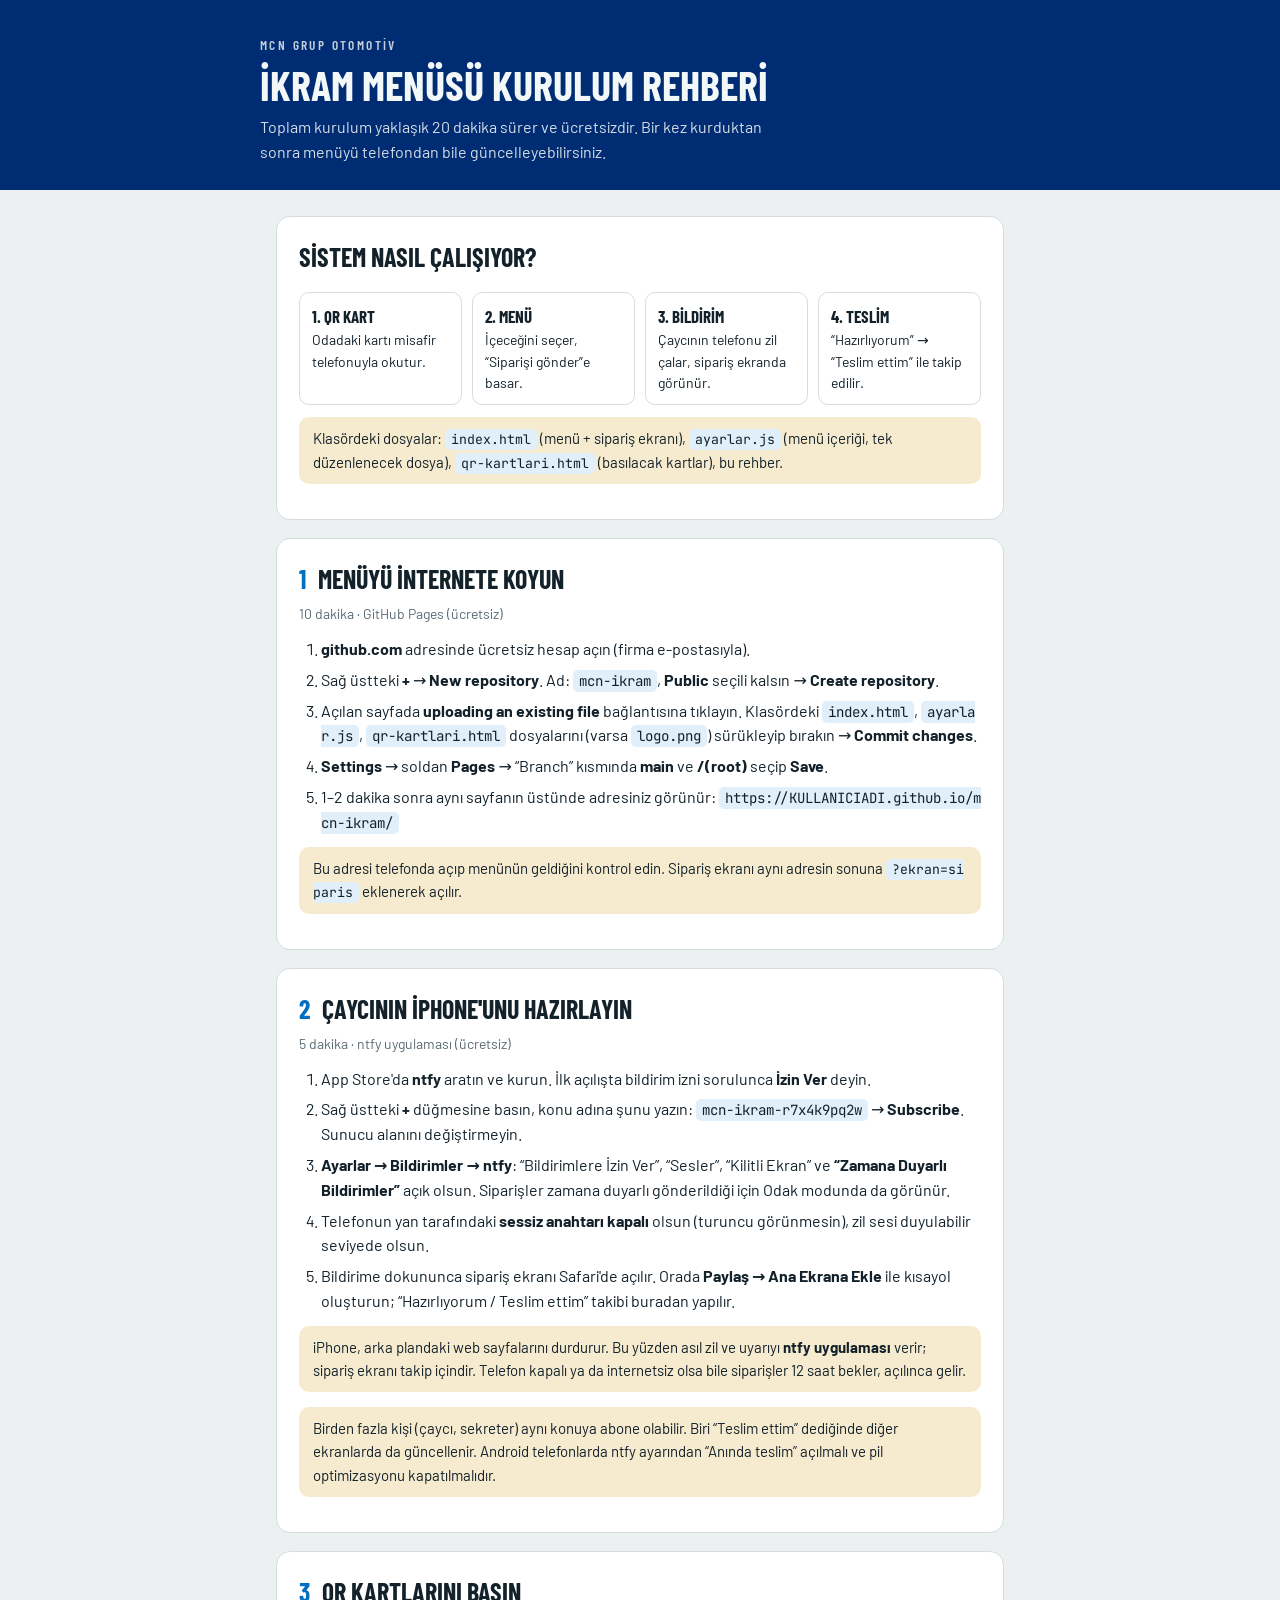
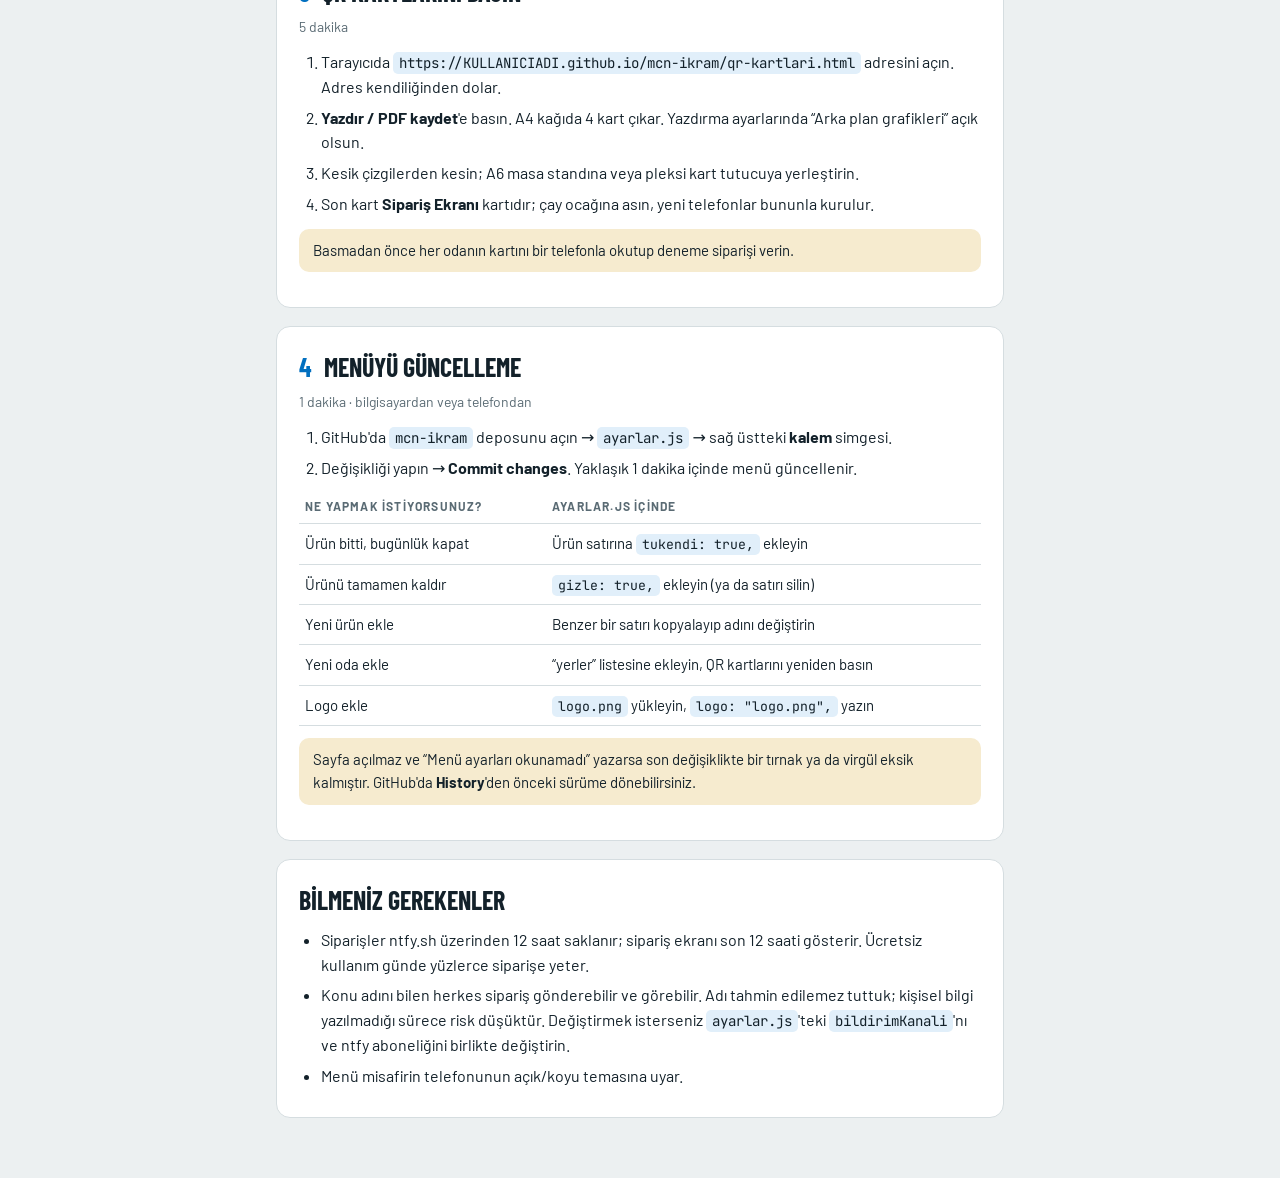
<file: KURULUM-REHBERI.html>
<!DOCTYPE html>
<html lang="tr">
<head>
<meta charset="utf-8">
<meta name="viewport" content="width=device-width, initial-scale=1">
<title>İkram Menüsü Kurulum Rehberi</title>
<link rel="preconnect" href="https://fonts.googleapis.com">
<link rel="preconnect" href="https://fonts.gstatic.com" crossorigin>
<link rel="stylesheet" href="https://fonts.googleapis.com/css2?family=Barlow+Condensed:wght@600;700&family=Barlow:wght@400;500;600&family=JetBrains+Mono:wght@500&display=swap">
<style>
:root{--bg:#ECF0F1;--paper:#fff;--ink:#13212A;--muted:#5A6B74;--line:#D5DDE0;--brand:#002C73;--accent:#0270C0;--soft:#E1EFFA;--warn:#F6EBCF;
  --display:"Barlow Condensed","Arial Narrow",Arial,sans-serif;--body:"Barlow",system-ui,-apple-system,"Segoe UI",sans-serif;--mono:"JetBrains Mono",Consolas,monospace;color-scheme:light}
@media (prefers-color-scheme:dark){:root:not([data-theme="light"]){--bg:#0D151A;--paper:#152128;--ink:#E5ECEE;--muted:#93A5AD;--line:#283840;--brand:#0B2552;--accent:#4AA8F0;--soft:#0F2C47;--warn:#352A12;color-scheme:dark}}
:root[data-theme="dark"]{--bg:#0D151A;--paper:#152128;--ink:#E5ECEE;--muted:#93A5AD;--line:#283840;--brand:#0B2552;--accent:#4AA8F0;--soft:#0F2C47;--warn:#352A12;color-scheme:dark}
*{box-sizing:border-box}
body{margin:0;background:var(--bg);color:var(--ink);font-family:var(--body);font-size:16px;line-height:1.55}
header{background:var(--brand);color:#F2F7F7;padding:32px 16px 26px}
header div,main{max-width:760px;margin:0 auto}
header small{font-family:var(--display);letter-spacing:.18em;text-transform:uppercase;opacity:.8;font-weight:600}
h1{font-family:var(--display);text-transform:uppercase;font-size:42px;line-height:1;margin:6px 0 10px}
header p{margin:0;opacity:.88;max-width:60ch}
main{padding:8px 16px 60px}
section{background:var(--paper);border:1px solid var(--line);border-radius:14px;padding:20px 22px;margin-top:18px}
h2{font-family:var(--display);text-transform:uppercase;font-size:26px;margin:0 0 4px;display:flex;gap:12px;align-items:baseline}
h2 .n{color:var(--accent)}
.time{color:var(--muted);font-size:14px;margin:0 0 12px}
ol,ul{padding-left:22px;margin:8px 0}
li{margin:6px 0}
code{font-family:var(--mono);font-size:.88em;background:var(--soft);padding:2px 6px;border-radius:5px;word-break:break-all}
.tip{background:var(--warn);border-radius:10px;padding:10px 14px;margin-top:12px;font-size:15px}
.flow{display:grid;grid-template-columns:repeat(auto-fit,minmax(150px,1fr));gap:10px;margin-top:14px}
.flow div{border:1px solid var(--line);border-radius:10px;padding:10px 12px;font-size:14px}
.flow b{display:block;font-family:var(--display);text-transform:uppercase;font-size:17px}
table{border-collapse:collapse;width:100%;font-size:15px}
td,th{border-bottom:1px solid var(--line);padding:8px 6px;text-align:left;vertical-align:top}
th{font-size:12px;letter-spacing:.1em;text-transform:uppercase;color:var(--muted)}
.tw{overflow-x:auto}
</style>
</head>
<body>
<header><div>
  <small>MCN Grup Otomotiv</small>
  <h1>İkram Menüsü Kurulum Rehberi</h1>
  <p>Toplam kurulum yaklaşık 20 dakika sürer ve ücretsizdir. Bir kez kurduktan sonra menüyü telefondan bile güncelleyebilirsiniz.</p>
</div></header>
<main>

<section>
  <h2>Sistem nasıl çalışıyor?</h2>
  <div class="flow">
    <div><b>1. QR kart</b>Odadaki kartı misafir telefonuyla okutur.</div>
    <div><b>2. Menü</b>İçeceğini seçer, “Siparişi gönder”e basar.</div>
    <div><b>3. Bildirim</b>Çaycının telefonu zil çalar, sipariş ekranda görünür.</div>
    <div><b>4. Teslim</b>“Hazırlıyorum” → “Teslim ettim” ile takip edilir.</div>
  </div>
  <p class="tip">Klasördeki dosyalar: <code>index.html</code> (menü + sipariş ekranı), <code>ayarlar.js</code> (menü içeriği, tek düzenlenecek dosya), <code>qr-kartlari.html</code> (basılacak kartlar), bu rehber.</p>
</section>

<section>
  <h2><span class="n">1</span> Menüyü internete koyun</h2>
  <p class="time">10 dakika · GitHub Pages (ücretsiz)</p>
  <ol>
    <li><b>github.com</b> adresinde ücretsiz hesap açın (firma e-postasıyla).</li>
    <li>Sağ üstteki <b>+</b> → <b>New repository</b>. Ad: <code>mcn-ikram</code>, <b>Public</b> seçili kalsın → <b>Create repository</b>.</li>
    <li>Açılan sayfada <b>uploading an existing file</b> bağlantısına tıklayın. Klasördeki <code>index.html</code>, <code>ayarlar.js</code>, <code>qr-kartlari.html</code> dosyalarını (varsa <code>logo.png</code>) sürükleyip bırakın → <b>Commit changes</b>.</li>
    <li><b>Settings</b> → soldan <b>Pages</b> → “Branch” kısmında <b>main</b> ve <b>/(root)</b> seçip <b>Save</b>.</li>
    <li>1–2 dakika sonra aynı sayfanın üstünde adresiniz görünür: <code>https://KULLANICIADI.github.io/mcn-ikram/</code></li>
  </ol>
  <p class="tip">Bu adresi telefonda açıp menünün geldiğini kontrol edin. Sipariş ekranı aynı adresin sonuna <code>?ekran=siparis</code> eklenerek açılır.</p>
</section>

<section>
  <h2><span class="n">2</span> Çaycının iPhone'unu hazırlayın</h2>
  <p class="time">5 dakika · ntfy uygulaması (ücretsiz)</p>
  <ol>
    <li>App Store'da <b>ntfy</b> aratın ve kurun. İlk açılışta bildirim izni sorulunca <b>İzin Ver</b> deyin.</li>
    <li>Sağ üstteki <b>+</b> düğmesine basın, konu adına şunu yazın: <code>mcn-ikram-r7x4k9pq2w</code> → <b>Subscribe</b>. Sunucu alanını değiştirmeyin.</li>
    <li><b>Ayarlar → Bildirimler → ntfy</b>: “Bildirimlere İzin Ver”, “Sesler”, “Kilitli Ekran” ve <b>“Zamana Duyarlı Bildirimler”</b> açık olsun. Siparişler zamana duyarlı gönderildiği için Odak modunda da görünür.</li>
    <li>Telefonun yan tarafındaki <b>sessiz anahtarı kapalı</b> olsun (turuncu görünmesin), zil sesi duyulabilir seviyede olsun.</li>
    <li>Bildirime dokununca sipariş ekranı Safari'de açılır. Orada <b>Paylaş → Ana Ekrana Ekle</b> ile kısayol oluşturun; “Hazırlıyorum / Teslim ettim” takibi buradan yapılır.</li>
  </ol>
  <p class="tip">iPhone, arka plandaki web sayfalarını durdurur. Bu yüzden asıl zil ve uyarıyı <b>ntfy uygulaması</b> verir; sipariş ekranı takip içindir. Telefon kapalı ya da internetsiz olsa bile siparişler 12 saat bekler, açılınca gelir.</p>
  <p class="tip">Birden fazla kişi (çaycı, sekreter) aynı konuya abone olabilir. Biri “Teslim ettim” dediğinde diğer ekranlarda da güncellenir. Android telefonlarda ntfy ayarından “Anında teslim” açılmalı ve pil optimizasyonu kapatılmalıdır.</p>
</section>

<section>
  <h2><span class="n">3</span> QR kartlarını basın</h2>
  <p class="time">5 dakika</p>
  <ol>
    <li>Tarayıcıda <code>https://KULLANICIADI.github.io/mcn-ikram/qr-kartlari.html</code> adresini açın. Adres kendiliğinden dolar.</li>
    <li><b>Yazdır / PDF kaydet</b>'e basın. A4 kağıda 4 kart çıkar. Yazdırma ayarlarında “Arka plan grafikleri” açık olsun.</li>
    <li>Kesik çizgilerden kesin; A6 masa standına veya pleksi kart tutucuya yerleştirin.</li>
    <li>Son kart <b>Sipariş Ekranı</b> kartıdır; çay ocağına asın, yeni telefonlar bununla kurulur.</li>
  </ol>
  <p class="tip">Basmadan önce her odanın kartını bir telefonla okutup deneme siparişi verin.</p>
</section>

<section>
  <h2><span class="n">4</span> Menüyü güncelleme</h2>
  <p class="time">1 dakika · bilgisayardan veya telefondan</p>
  <ol>
    <li>GitHub'da <code>mcn-ikram</code> deposunu açın → <code>ayarlar.js</code> → sağ üstteki <b>kalem</b> simgesi.</li>
    <li>Değişikliği yapın → <b>Commit changes</b>. Yaklaşık 1 dakika içinde menü güncellenir.</li>
  </ol>
  <div class="tw"><table>
    <tr><th>Ne yapmak istiyorsunuz?</th><th>ayarlar.js içinde</th></tr>
    <tr><td>Ürün bitti, bugünlük kapat</td><td>Ürün satırına <code>tukendi: true,</code> ekleyin</td></tr>
    <tr><td>Ürünü tamamen kaldır</td><td><code>gizle: true,</code> ekleyin (ya da satırı silin)</td></tr>
    <tr><td>Yeni ürün ekle</td><td>Benzer bir satırı kopyalayıp adını değiştirin</td></tr>
    <tr><td>Yeni oda ekle</td><td>“yerler” listesine ekleyin, QR kartlarını yeniden basın</td></tr>
    <tr><td>Logo ekle</td><td><code>logo.png</code> yükleyin, <code>logo: "logo.png",</code> yazın</td></tr>
  </table></div>
  <p class="tip">Sayfa açılmaz ve “Menü ayarları okunamadı” yazarsa son değişiklikte bir tırnak ya da virgül eksik kalmıştır. GitHub'da <b>History</b>'den önceki sürüme dönebilirsiniz.</p>
</section>

<section>
  <h2>Bilmeniz gerekenler</h2>
  <ul>
    <li>Siparişler ntfy.sh üzerinden 12 saat saklanır; sipariş ekranı son 12 saati gösterir. Ücretsiz kullanım günde yüzlerce siparişe yeter.</li>
    <li>Konu adını bilen herkes sipariş gönderebilir ve görebilir. Adı tahmin edilemez tuttuk; kişisel bilgi yazılmadığı sürece risk düşüktür. Değiştirmek isterseniz <code>ayarlar.js</code>'teki <code>bildirimKanali</code>'nı ve ntfy aboneliğini birlikte değiştirin.</li>
    <li>Menü misafirin telefonunun açık/koyu temasına uyar.</li>
  </ul>
</section>

</main>
</body>
</html>
</file>
<file: yemek-ek.css>
.foodnav{display:flex;gap:8px;padding:12px 0;overflow:auto}.foodnav button,.mini-btn{border:1px solid var(--line);background:var(--surface);border-radius:10px;padding:10px 13px;font-weight:600}.foodnav button.on{background:var(--brand);color:#fff}.foodbox{background:var(--surface);border:1px solid var(--line);border-radius:14px;padding:16px;margin:14px 0}.foodbox h2,.foodbox h3{font-family:var(--display);text-transform:uppercase;margin:0 0 10px}.today{border-left:5px solid var(--accent)}.mealgrid{display:grid;gap:9px}.mealrow{display:grid;grid-template-columns:92px 1fr;gap:10px;padding:10px;border-bottom:1px solid var(--line)}.mealrow:last-child{border:0}.mealrow b{font-family:var(--display);text-transform:uppercase}.stars button{border:0;background:none;font-size:25px;padding:2px}.admin-grid{display:grid;grid-template-columns:repeat(auto-fit,minmax(240px,1fr));gap:12px}.stock.low{border-left:5px solid var(--bad)}.stock.ok{border-left:5px solid var(--ok)}.stockline{display:flex;justify-content:space-between;gap:10px;align-items:center}.qty{width:74px}.guestmeal label{display:block;margin:9px 0}.guestmeal input[type=number]{width:90px}.shop{white-space:pre-line;background:var(--surface-2);padding:12px;border-radius:10px}.muted{color:var(--muted)}
</file>
